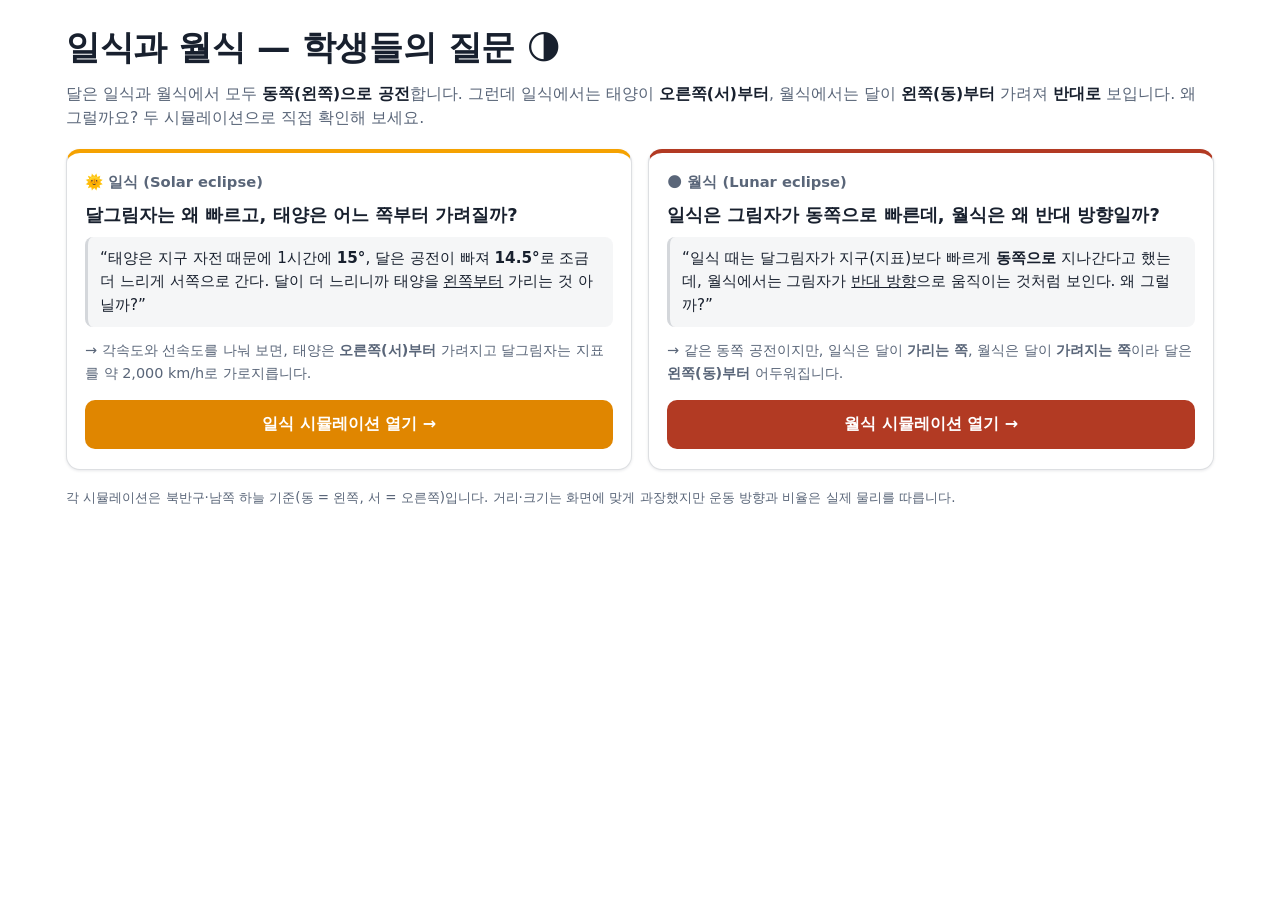
<file: index.html>
<!DOCTYPE html>
<html lang="ko">
<head>
  <meta charset="UTF-8" />
  <meta name="viewport" content="width=device-width, initial-scale=1.0" />
  <title>일식과 월식 — 학생들의 질문</title>
  <meta name="description" content="일식과 월식에서 달그림자/그림자가 움직이는 방향과 속도에 대한 학생들의 질문을 시뮬레이션으로 풀어봅니다." />
  <link rel="stylesheet" href="styles.css" />
</head>
<body>
  <header class="site-header home-header">
    <h1>일식과 월식 — 학생들의 질문 🌗</h1>
    <p class="tagline">
      달은 일식과 월식에서 모두 <strong>동쪽(왼쪽)으로 공전</strong>합니다.
      그런데 일식에서는 태양이 <strong>오른쪽(서)부터</strong>, 월식에서는 달이 <strong>왼쪽(동)부터</strong> 가려져
      <strong>반대로</strong> 보입니다. 왜 그럴까요? 두 시뮬레이션으로 직접 확인해 보세요.
    </p>
  </header>

  <main class="q-grid">
    <section class="q-card q-solar">
      <div class="q-tag">🌞 일식 (Solar eclipse)</div>
      <h2 class="q-title">달그림자는 왜 빠르고, 태양은 어느 쪽부터 가려질까?</h2>
      <p class="q-text">
        “태양은 지구 자전 때문에 1시간에 <strong>15°</strong>, 달은 공전이 빠져 <strong>14.5°</strong>로
        조금 더 느리게 서쪽으로 간다. 달이 더 느리니까 태양을 <u>왼쪽부터</u> 가리는 것 아닐까?”
      </p>
      <p class="q-note">→ 각속도와 선속도를 나눠 보면, 태양은 <strong>오른쪽(서)부터</strong> 가려지고
        달그림자는 지표를 약 2,000 km/h로 가로지릅니다.</p>
      <a class="cta cta-solar" href="solar.html">일식 시뮬레이션 열기 →</a>
    </section>

    <section class="q-card q-lunar">
      <div class="q-tag">🌑 월식 (Lunar eclipse)</div>
      <h2 class="q-title">일식은 그림자가 동쪽으로 빠른데, 월식은 왜 반대 방향일까?</h2>
      <p class="q-text">
        “일식 때는 달그림자가 지구(지표)보다 빠르게 <strong>동쪽으로</strong> 지나간다고 했는데,
        월식에서는 그림자가 <u>반대 방향</u>으로 움직이는 것처럼 보인다. 왜 그럴까?”
      </p>
      <p class="q-note">→ 같은 동쪽 공전이지만, 일식은 달이 <strong>가리는 쪽</strong>,
        월식은 달이 <strong>가려지는 쪽</strong>이라 달은 <strong>왼쪽(동)부터</strong> 어두워집니다.</p>
      <a class="cta cta-lunar" href="lunar.html">월식 시뮬레이션 열기 →</a>
    </section>
  </main>

  <footer class="site-footer">
    <p>
      각 시뮬레이션은 북반구·남쪽 하늘 기준(동 = 왼쪽, 서 = 오른쪽)입니다.
      거리·크기는 화면에 맞게 과장했지만 운동 방향과 비율은 실제 물리를 따릅니다.
    </p>
  </footer>
</body>
</html>
</file>
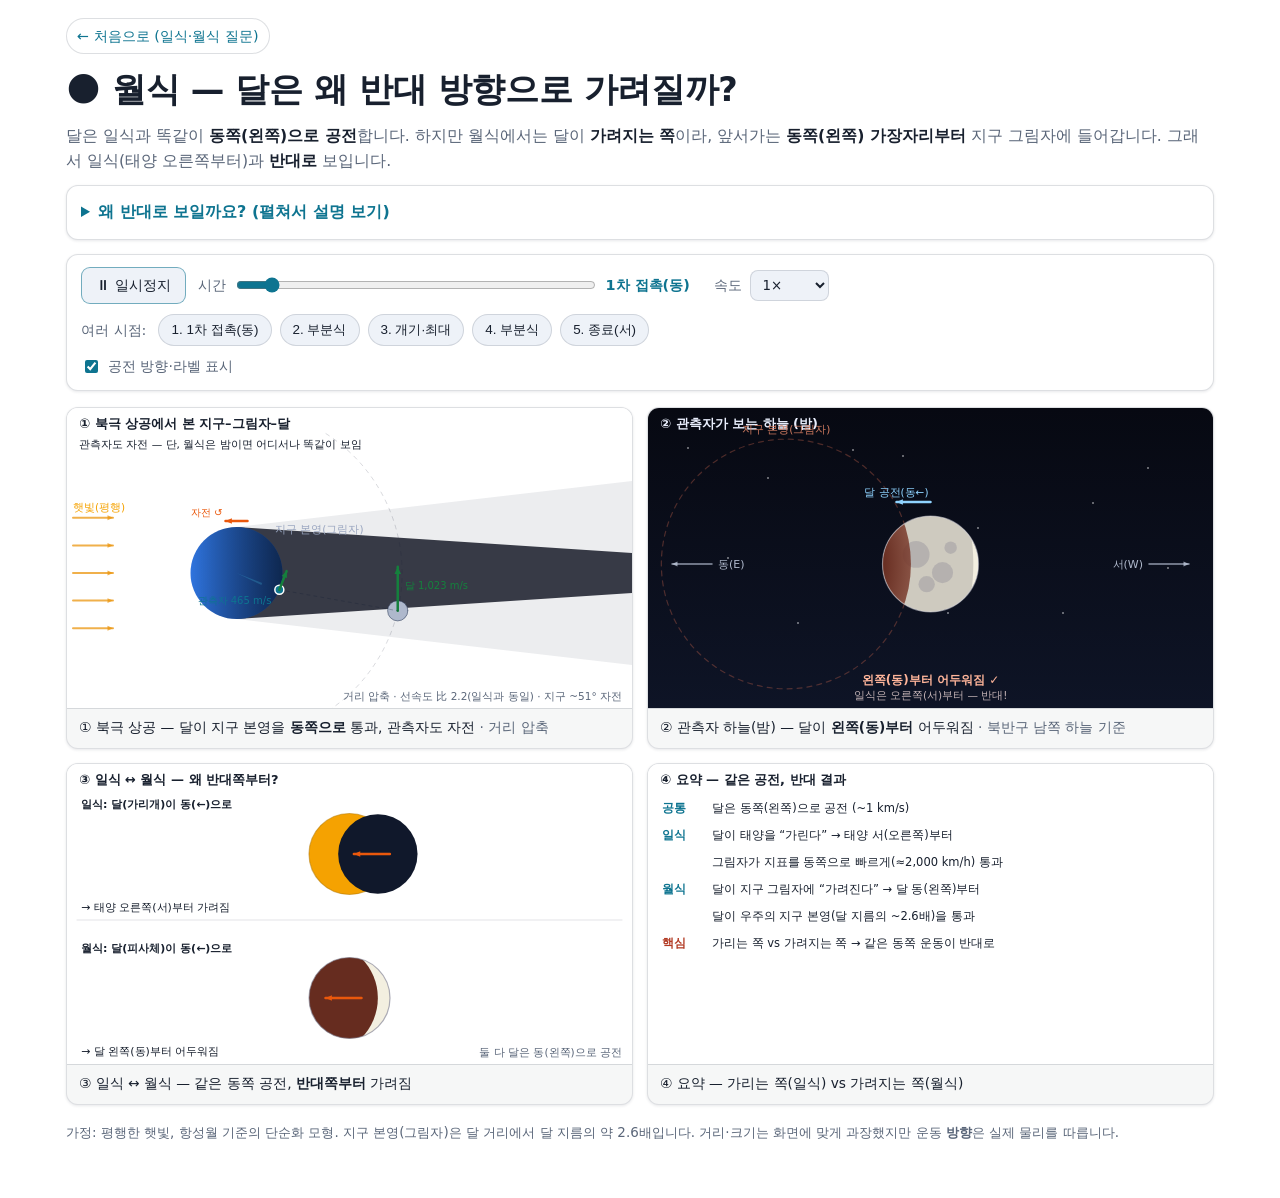
<file: lunar.html>
<!DOCTYPE html>
<html lang="ko">
<head>
  <meta charset="UTF-8" />
  <meta name="viewport" content="width=device-width, initial-scale=1.0" />
  <title>월식 — 달은 왜 반대 방향으로 가려질까?</title>
  <meta name="description" content="일식에서는 달그림자가 동쪽으로 빠른데 월식은 왜 반대 방향으로 보이는지, 달이 지구 그림자를 통과하는 모습을 시뮬레이션으로 보여줍니다." />
  <link rel="stylesheet" href="styles.css" />
</head>
<body>
  <nav class="topnav"><a class="backlink" href="index.html">← 처음으로 (일식·월식 질문)</a></nav>

  <header class="site-header">
    <h1>🌑 월식 — 달은 왜 반대 방향으로 가려질까?</h1>
    <p class="tagline">
      달은 일식과 똑같이 <strong>동쪽(왼쪽)으로 공전</strong>합니다. 하지만 월식에서는 달이 <strong>가려지는 쪽</strong>이라,
      앞서가는 <strong>동쪽(왼쪽) 가장자리부터</strong> 지구 그림자에 들어갑니다. 그래서 일식(태양 오른쪽부터)과 <strong>반대로</strong> 보입니다.
    </p>

    <details class="explainer">
      <summary>왜 반대로 보일까요? (펼쳐서 설명 보기)</summary>
      <div class="explainer-body">
        <p>
          <strong>학생들의 질문:</strong> 일식에서는 달그림자가 지표(지구)보다 빠르게 <strong>동쪽으로</strong> 지나간다고 배웠습니다.
          그런데 월식에서는 그림자가 <em>“반대 방향으로 움직이는 것 같다”</em>는데, 왜 그럴까요?
        </p>
        <p>
          핵심은 <strong>달이 어느 쪽 역할인가</strong>입니다. 두 경우 모두 달은 <strong>동쪽(왼쪽)으로 0.5°/h</strong> 공전합니다.
        </p>
        <table class="phys-table">
          <thead>
            <tr><th></th><th>달의 역할</th><th>가려지기 시작하는 쪽</th></tr>
          </thead>
          <tbody>
            <tr><th>일식</th><td>달이 <strong>가린다</strong> (태양 앞을 지남)</td><td>태양의 <strong>오른쪽(서)</strong></td></tr>
            <tr><th>월식</th><td>달이 <strong>가려진다</strong> (지구 그림자로 들어감)</td><td>달의 <strong>왼쪽(동)</strong></td></tr>
          </tbody>
        </table>
        <p>
          일식에서는 달(가리개)이 동쪽으로 가며 태양의 <strong>서쪽 가장자리</strong>에 먼저 닿습니다.
          월식에서는 달 자신이 동쪽으로 가며, 그 <strong>앞서가는 동쪽(왼쪽) 가장자리</strong>가 지구 그림자에 먼저 들어갑니다.
          그래서 <strong>가려지는 쪽이 서로 반대(오른쪽 ↔ 왼쪽)</strong>로 보입니다.
        </p>
        <p>
          한편 일식의 “그림자가 지표보다 빠르다”는 것은 <strong>지구 표면 위에서의 그림자 속도</strong> 이야기이고,
          월식은 <strong>달이 우주 공간의 지구 그림자를 통과</strong>하는 것이라 무대가 다릅니다.
          공통점은 둘 다 <strong>달의 동쪽 공전</strong>이 원인이라는 점입니다.
        </p>
        <p>
          ① 시점에는 <strong>지구 관측자</strong>도 자전으로 움직입니다(밤 쪽 반구에서, 본영 통과 약 3.4시간에 ~51°).
          하지만 일식과 달리 월식은 <strong>밤이면 지구 어디서나 똑같이</strong> — 달의 왼쪽(동)부터 — 보입니다.
          일식은 그림자가 지표 위를 지나가야 해서 관측 위치·속도가 중요하지만, 월식은 <strong>달 자체가 그림자에 들어가기</strong> 때문입니다.
        </p>
      </div>
    </details>
  </header>

  <section class="controls" aria-label="시뮬레이션 컨트롤">
    <div class="ctrl-row">
      <button id="playBtn" class="btn btn-primary" aria-label="재생/일시정지">⏸ 일시정지</button>

      <label class="ctrl-inline">
        시간
        <input id="timeSlider" type="range" min="0" max="1000" value="0" step="1" />
        <span id="phaseLabel" class="phase-label">1차 접촉</span>
      </label>

      <label class="ctrl-inline">
        속도
        <select id="speedSel">
          <option value="0.25">0.25×</option>
          <option value="0.5">0.5×</option>
          <option value="1" selected>1×</option>
          <option value="2">2×</option>
          <option value="4">4×</option>
        </select>
      </label>
    </div>

    <div class="ctrl-row">
      <span class="ctrl-group-label">여러 시점:</span>
      <div id="snapshots" class="snapshots"></div>
    </div>

    <div class="ctrl-row">
      <label class="toggle"><input id="toggleVectors" type="checkbox" checked /> 공전 방향·라벨 표시</label>
    </div>
  </section>

  <main class="grid">
    <figure class="panel">
      <canvas id="space" class="view"></canvas>
      <figcaption>① 북극 상공 — 달이 지구 본영을 <strong>동쪽으로</strong> 통과, 관측자도 자전 <span class="muted">· 거리 압축</span></figcaption>
    </figure>

    <figure class="panel">
      <canvas id="sky" class="view"></canvas>
      <figcaption>② 관측자 하늘(밤) — 달이 <strong>왼쪽(동)부터</strong> 어두워짐 <span class="muted">· 북반구 남쪽 하늘 기준</span></figcaption>
    </figure>

    <figure class="panel">
      <canvas id="why" class="view"></canvas>
      <figcaption>③ 일식 ↔ 월식 — 같은 동쪽 공전, <strong>반대쪽부터</strong> 가려짐</figcaption>
    </figure>

    <figure class="panel">
      <canvas id="summary" class="view"></canvas>
      <figcaption>④ 요약 — 가리는 쪽(일식) vs 가려지는 쪽(월식)</figcaption>
    </figure>
  </main>

  <footer class="site-footer">
    <p>
      가정: 평행한 햇빛, 항성월 기준의 단순화 모형. 지구 본영(그림자)은 달 거리에서 달 지름의 약 2.6배입니다.
      거리·크기는 화면에 맞게 과장했지만 운동 <strong>방향</strong>은 실제 물리를 따릅니다.
    </p>
  </footer>

  <script src="lunar.js"></script>
</body>
</html>
</file>
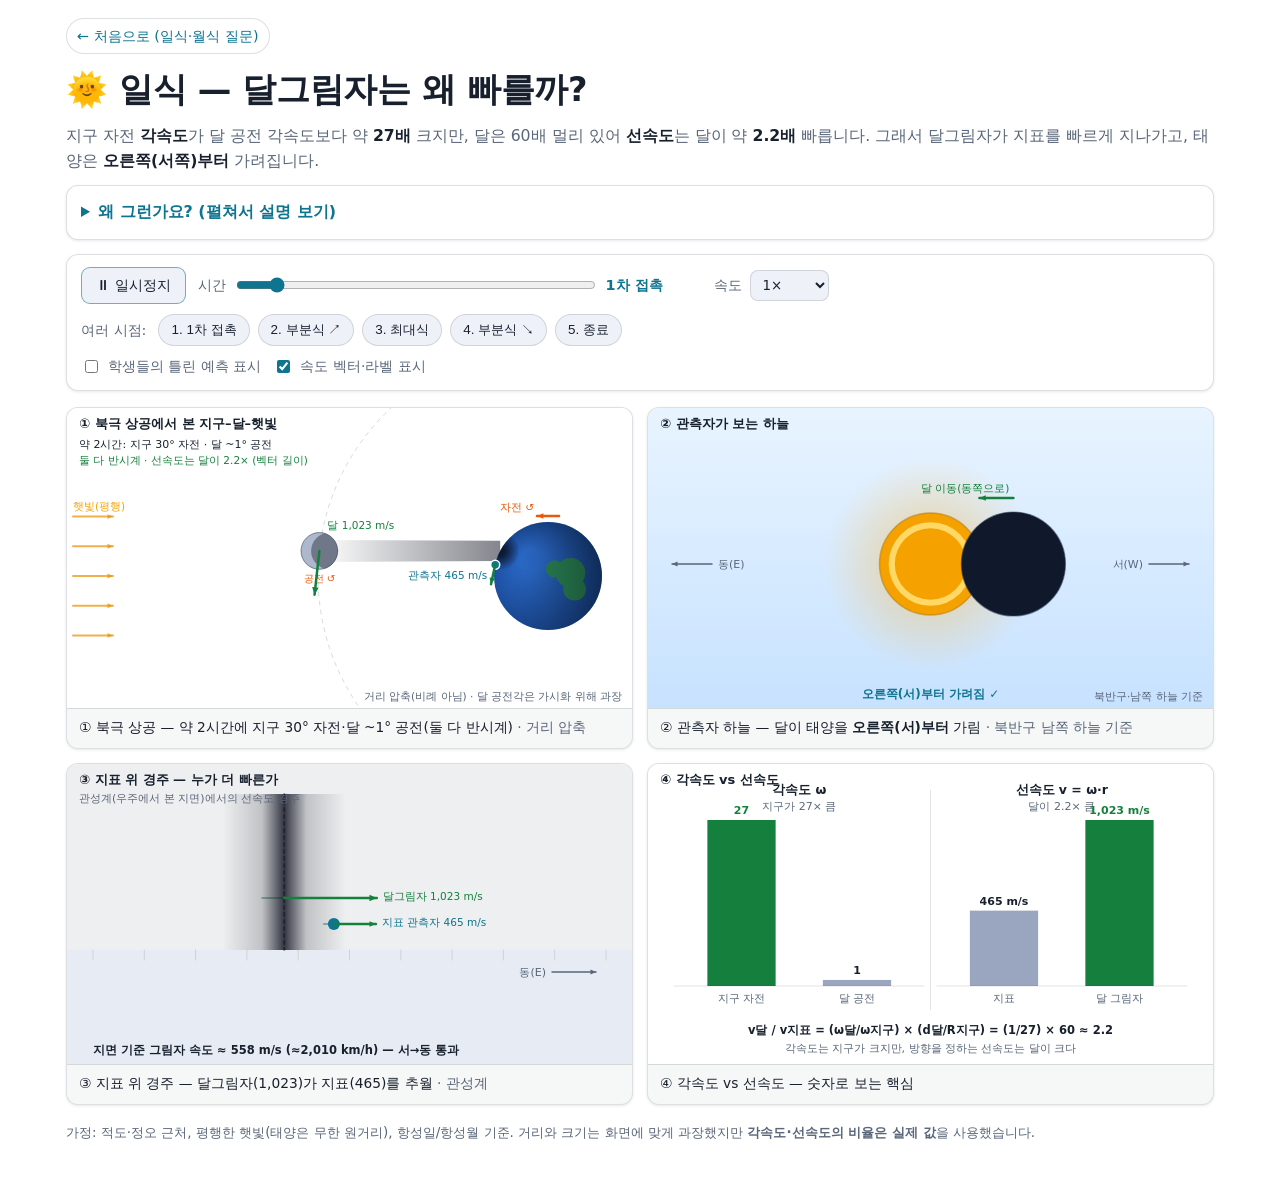
<file: solar.html>
<!DOCTYPE html>
<html lang="ko">
<head>
  <meta charset="UTF-8" />
  <meta name="viewport" content="width=device-width, initial-scale=1.0" />
  <title>일식 — 달그림자 속도 (각속도 vs 선속도)</title>
  <meta name="description" content="지구 자전 각속도가 달 공전 각속도보다 커도, 달의 선속도가 더 커서 달 그림자가 지표를 빠르게 지나가는 이유를 여러 시점에서 보여주는 시뮬레이션." />
  <link rel="stylesheet" href="styles.css" />
</head>
<body>
  <nav class="topnav"><a class="backlink" href="index.html">← 처음으로 (일식·월식 질문)</a></nav>

  <header class="site-header">
    <h1>🌞 일식 — 달그림자는 왜 빠를까?</h1>
    <p class="tagline">
      지구 자전 <strong>각속도</strong>가 달 공전 각속도보다 약 <strong>27배</strong> 크지만,
      달은 60배 멀리 있어 <strong>선속도</strong>는 달이 약 <strong>2.2배</strong> 빠릅니다.
      그래서 달그림자가 지표를 빠르게 지나가고, 태양은 <strong>오른쪽(서쪽)부터</strong> 가려집니다.
    </p>

    <details class="explainer">
      <summary>왜 그런가요? (펼쳐서 설명 보기)</summary>
      <div class="explainer-body">
        <p>
          <strong>학생들의 질문:</strong> 태양은 지구 자전 때문에 하늘을 1시간에 <strong>15°</strong>씩 동 → 서로 가로지릅니다.
          달도 같은 자전으로 서쪽으로 가지만, 달 자신의 <strong>공전(동쪽으로 0.5°/h)</strong>이 빠지므로
          겉보기로는 <strong>15 − 0.5 = 14.5°/h</strong>로 조금 더 느리게 서쪽으로 갑니다. 그래서 학생들은
          <em>“달이 태양보다 느리게 가니까, 일식 때 달이 태양을 <u>왼쪽부터</u> 가리는 것 아닐까?”</em> 하고 물었습니다.
        </p>
        <table class="phys-table">
          <thead>
            <tr><th>하늘에서의 겉보기 이동 (동 → 서)</th><th>각속도</th></tr>
          </thead>
          <tbody>
            <tr><th>태양</th><td><strong>15°/h</strong></td></tr>
            <tr><th>달</th><td><strong>14.5°/h</strong> &nbsp;(= 15 − 0.5)</td></tr>
            <tr class="ratio-row"><th>차이</th><td>달이 <strong>0.5°/h</strong> 더 느림</td></tr>
          </tbody>
        </table>
        <p>
          <strong>하지만 방향은 그 반대입니다.</strong> 달이 태양보다 서쪽으로 0.5°/h 느리다는 것은,
          서쪽으로 앞서가는 태양에 뒤처져 <strong>태양 원반을 기준으로 달이 동쪽으로 0.5°/h 움직인다</strong>는 뜻입니다.
          남쪽 하늘(동 = 왼쪽)에서 달은 태양의 <strong>오른쪽(서)에서 들어와 왼쪽(동)으로</strong> 빠져나가므로,
          태양은 <strong>왼쪽이 아니라 오른쪽(서)부터</strong> 가려집니다. (시뮬레이션 ②에서 확인)
        </p>

        <h3 class="exp-h">그럼 달그림자는 얼마나 빠를까?</h3>
        <p>
          가려지는 <strong>방향</strong>은 위처럼 겉보기 상대운동이 정하고, 달그림자가 <strong>지표를 지나가는 속도</strong>는
          <strong>선속도</strong>(v = ω·r)가 정합니다. 달의 공전 각속도(0.5°/h)는 느리지만 지구 중심에서 약 60배 멀어 선속도가 큽니다.
        </p>
        <h3 class="exp-h">입력값 (실제 측정값)</h3>
        <table class="phys-table">
          <thead>
            <tr><th>양</th><th>기호</th><th>실제 값</th></tr>
          </thead>
          <tbody>
            <tr>
              <th>지구 자전 각속도</th>
              <td>ω<sub>지구</sub></td>
              <td>2π / 23.934 h = <strong>7.29×10<sup>−5</sup> rad/s</strong> (≈ 15.0°/h)</td>
            </tr>
            <tr>
              <th>지표까지 거리 (지구 반지름)</th>
              <td>R<sub>지구</sub></td>
              <td><strong>6,371 km</strong> = 6.371×10<sup>6</sup> m</td>
            </tr>
            <tr>
              <th>달 공전 각속도</th>
              <td>ω<sub>달</sub></td>
              <td>2π / 27.32일 = <strong>2.66×10<sup>−6</sup> rad/s</strong> (≈ 0.55°/h)</td>
            </tr>
            <tr>
              <th>달까지 거리 (공전 반지름)</th>
              <td>d<sub>달</sub></td>
              <td><strong>384,400 km</strong> = 3.844×10<sup>8</sup> m</td>
            </tr>
          </tbody>
        </table>

        <h3 class="exp-h">선속도 계산 (v = ω·r)</h3>
        <ul class="calc-list">
          <li>v<sub>지표</sub> = ω<sub>지구</sub> × R<sub>지구</sub> = 7.29×10<sup>−5</sup> × 6.371×10<sup>6</sup> ≈ <strong>465 m/s</strong> (≈1,673 km/h)</li>
          <li>v<sub>달</sub> = ω<sub>달</sub> × d<sub>달</sub> = 2.66×10<sup>−6</sup> × 3.844×10<sup>8</sup> ≈ <strong>1,023 m/s</strong> (≈3,684 km/h)</li>
          <li>각속도 비 ω<sub>지구</sub> / ω<sub>달</sub> ≈ <strong>27.4</strong> (지구 자전이 빠름)</li>
          <li>거리 비 d<sub>달</sub> / R<sub>지구</sub> ≈ <strong>60.3</strong></li>
          <li>선속도 비 v<sub>달</sub> / v<sub>지표</sub> = (1/27.4) × 60.3 ≈ <strong>2.20</strong> (달이 빠름)</li>
          <li>지면 대비 그림자 속도 = 1,023 − 465 ≈ <strong>558 m/s</strong> (≈2,011 km/h)</li>
        </ul>
        <p>
          결론: 달그림자가 지면(465 m/s)보다 동쪽으로 더 빨리(1,023 m/s) 달려,
          지면 기준 <strong>약 558 m/s(≈2,010 km/h)</strong>로 서→동으로 지나갑니다.
          따라서 관측자에겐 달이 동쪽(왼쪽)으로 이동하고, 태양은 <strong>오른쪽부터</strong> 가려집니다.
          <code>v<sub>달</sub> / v<sub>지표</sub> = (ω<sub>달</sub>/ω<sub>지구</sub>) × (d<sub>달</sub>/R<sub>지구</sub>) = (1/27) × 60 ≈ 2.2</code>
        </p>
      </div>
    </details>
  </header>

  <section class="controls" aria-label="시뮬레이션 컨트롤">
    <div class="ctrl-row">
      <button id="playBtn" class="btn btn-primary" aria-label="재생/일시정지">⏸ 일시정지</button>

      <label class="ctrl-inline">
        시간
        <input id="timeSlider" type="range" min="0" max="1000" value="0" step="1" />
        <span id="phaseLabel" class="phase-label">1차 접촉</span>
      </label>

      <label class="ctrl-inline">
        속도
        <select id="speedSel">
          <option value="0.25">0.25×</option>
          <option value="0.5">0.5×</option>
          <option value="1" selected>1×</option>
          <option value="2">2×</option>
          <option value="4">4×</option>
        </select>
      </label>
    </div>

    <div class="ctrl-row">
      <span class="ctrl-group-label">여러 시점:</span>
      <div id="snapshots" class="snapshots"></div>
    </div>

    <div class="ctrl-row">
      <label class="toggle"><input id="toggleWrong" type="checkbox" /> 학생들의 틀린 예측 표시</label>
      <label class="toggle"><input id="toggleVectors" type="checkbox" checked /> 속도 벡터·라벨 표시</label>
    </div>
  </section>

  <main class="grid">
    <figure class="panel">
      <canvas id="space" class="view"></canvas>
      <figcaption>① 북극 상공 — 약 2시간에 지구 30° 자전·달 ~1° 공전(둘 다 반시계) <span class="muted">· 거리 압축</span></figcaption>
    </figure>

    <figure class="panel">
      <canvas id="sky" class="view"></canvas>
      <figcaption>② 관측자 하늘 — 달이 태양을 <strong>오른쪽(서)부터</strong> 가림 <span class="muted">· 북반구 남쪽 하늘 기준</span></figcaption>
    </figure>

    <figure class="panel">
      <canvas id="ground" class="view"></canvas>
      <figcaption>③ 지표 위 경주 — 달그림자(1,023)가 지표(465)를 추월 <span class="muted">· 관성계</span></figcaption>
    </figure>

    <figure class="panel">
      <canvas id="bars" class="view"></canvas>
      <figcaption>④ 각속도 vs 선속도 — 숫자로 보는 핵심</figcaption>
    </figure>
  </main>

  <footer class="site-footer">
    <p>
      가정: 적도·정오 근처, 평행한 햇빛(태양은 무한 원거리), 항성일/항성월 기준.
      거리와 크기는 화면에 맞게 과장했지만 <strong>각속도·선속도의 비율은 실제 값</strong>을 사용했습니다.
    </p>
  </footer>

  <script src="solar.js"></script>
</body>
</html>
</file>
<file: styles.css>
:root {
  --bg: #ffffff;
  --panel: #ffffff;
  --panel-2: #eef2f8;
  --text: #18202e;
  --dim: #5a6679;
  --accent: #0e7490;
  --accent-2: #15803d;
  --warn: #c2410c;
  --border: rgba(20, 30, 50, 0.14);
  --shadow: 0 1px 3px rgba(20, 30, 50, 0.10);
}

* { box-sizing: border-box; }

html, body {
  margin: 0;
  padding: 0;
  background: var(--bg);
  color: var(--text);
  font-family: ui-sans-serif, system-ui, -apple-system, "Apple SD Gothic Neo",
    "Noto Sans KR", "Malgun Gothic", sans-serif;
  line-height: 1.55;
}

body {
  max-width: 1180px;
  margin: 0 auto;
  padding: 18px 16px 40px;
}

/* ---------- Header ---------- */
.site-header h1 {
  font-size: clamp(1.4rem, 3.2vw, 2.1rem);
  margin: 4px 0 8px;
  letter-spacing: -0.01em;
}

.tagline {
  margin: 0 0 12px;
  color: var(--dim);
  font-size: 0.98rem;
}
.tagline strong { color: var(--text); }

.explainer {
  background: var(--panel);
  border: 1px solid var(--border);
  border-radius: 12px;
  padding: 6px 14px;
  margin-bottom: 14px;
  box-shadow: var(--shadow);
}
.explainer summary {
  cursor: pointer;
  font-weight: 600;
  padding: 8px 0;
  color: var(--accent);
}
.explainer-body { padding: 4px 0 12px; font-size: 0.95rem; }
.explainer-body code {
  background: rgba(20, 30, 50, 0.06);
  padding: 1px 6px;
  border-radius: 6px;
  font-size: 0.9em;
}
.explainer-body em { color: var(--warn); font-style: italic; }

.phys-table {
  width: 100%;
  border-collapse: collapse;
  margin: 12px 0;
  font-size: 0.92rem;
}
.phys-table th, .phys-table td {
  border: 1px solid var(--border);
  padding: 7px 10px;
  text-align: left;
}
.phys-table thead th { background: var(--panel-2); color: var(--dim); }
.phys-table tbody th { background: rgba(20, 30, 50, 0.03); white-space: nowrap; }
.ratio-row td, .ratio-row th { background: rgba(14, 116, 144, 0.10); }

.explainer-body .exp-h {
  font-size: 0.95rem;
  margin: 16px 0 6px;
  color: var(--accent);
}
.calc-list {
  margin: 6px 0 10px;
  padding-left: 20px;
  font-size: 0.92rem;
}
.calc-list li { margin: 3px 0; }
.calc-list sup { font-size: 0.78em; }

/* ---------- Controls ---------- */
.controls {
  background: var(--panel);
  border: 1px solid var(--border);
  border-radius: 12px;
  padding: 12px 14px;
  margin-bottom: 16px;
  display: flex;
  flex-direction: column;
  gap: 10px;
  box-shadow: var(--shadow);
}
.ctrl-row {
  display: flex;
  flex-wrap: wrap;
  align-items: center;
  gap: 12px;
}
.ctrl-inline {
  display: flex;
  align-items: center;
  gap: 8px;
  font-size: 0.9rem;
  color: var(--dim);
}
.ctrl-group-label { font-size: 0.9rem; color: var(--dim); }

#timeSlider { width: min(360px, 46vw); accent-color: var(--accent); }
.phase-label {
  min-width: 96px;
  font-weight: 600;
  color: var(--accent);
  font-size: 0.9rem;
}

.btn {
  background: var(--panel-2);
  color: var(--text);
  border: 1px solid var(--border);
  border-radius: 9px;
  padding: 8px 14px;
  font-size: 0.9rem;
  cursor: pointer;
  transition: background 0.15s, border-color 0.15s;
}
.btn:hover { background: #e3e9f2; }
.btn-primary { border-color: rgba(14, 116, 144, 0.55); }

select, .btn { font-family: inherit; }
select {
  background: var(--panel-2);
  color: var(--text);
  border: 1px solid var(--border);
  border-radius: 8px;
  padding: 6px 8px;
}

.snapshots { display: flex; flex-wrap: wrap; gap: 8px; }
.snap-btn {
  background: var(--panel-2);
  color: var(--text);
  border: 1px solid var(--border);
  border-radius: 999px;
  padding: 6px 12px;
  font-size: 0.84rem;
  cursor: pointer;
}
.snap-btn:hover { background: #e3e9f2; }
.snap-btn.active {
  border-color: var(--accent);
  background: rgba(14, 116, 144, 0.14);
  color: var(--accent);
  font-weight: 600;
}

.toggle {
  display: inline-flex;
  align-items: center;
  gap: 7px;
  font-size: 0.88rem;
  color: var(--dim);
  cursor: pointer;
}
.toggle input { accent-color: var(--accent); }

/* ---------- Grid of views ---------- */
.grid {
  display: grid;
  grid-template-columns: 1fr 1fr;
  gap: 14px;
}
.panel {
  margin: 0;
  background: var(--panel);
  border: 1px solid var(--border);
  border-radius: 12px;
  overflow: hidden;
  box-shadow: var(--shadow);
}
.view {
  display: block;
  width: 100%;
  height: 300px;
}
figcaption {
  padding: 8px 12px 10px;
  font-size: 0.86rem;
  color: var(--text);
  border-top: 1px solid var(--border);
  background: rgba(20, 30, 50, 0.035);
}
figcaption .muted { color: var(--dim); font-weight: 400; }

/* ---------- Footer ---------- */
.site-footer {
  margin-top: 18px;
  color: var(--dim);
  font-size: 0.84rem;
}

/* ---------- Top nav (back link) ---------- */
.topnav { margin-bottom: 10px; }
.backlink {
  display: inline-block;
  color: var(--accent);
  text-decoration: none;
  font-size: 0.9rem;
  padding: 6px 10px;
  border: 1px solid var(--border);
  border-radius: 999px;
  background: var(--panel);
}
.backlink:hover { background: var(--panel-2); }

/* ---------- Landing page ---------- */
.home-header { margin-bottom: 18px; }

.q-grid {
  display: grid;
  grid-template-columns: 1fr 1fr;
  gap: 16px;
}
.q-card {
  background: var(--panel);
  border: 1px solid var(--border);
  border-radius: 14px;
  padding: 18px 18px 20px;
  box-shadow: var(--shadow);
  display: flex;
  flex-direction: column;
}
.q-solar { border-top: 4px solid #f5a201; }
.q-lunar { border-top: 4px solid #b23a23; }
.q-tag {
  font-size: 0.92rem;
  font-weight: 700;
  color: var(--dim);
  margin-bottom: 6px;
}
.q-title {
  font-size: 1.12rem;
  margin: 2px 0 10px;
  line-height: 1.4;
}
.q-text {
  background: rgba(20, 30, 50, 0.04);
  border-left: 3px solid var(--border);
  padding: 10px 12px;
  border-radius: 8px;
  margin: 0 0 12px;
  font-size: 0.95rem;
  color: var(--text);
}
.q-note {
  font-size: 0.9rem;
  color: var(--dim);
  margin: 0 0 16px;
}
.cta {
  margin-top: auto;
  display: inline-block;
  text-align: center;
  text-decoration: none;
  font-weight: 700;
  font-size: 1rem;
  padding: 12px 16px;
  border-radius: 10px;
  color: #fff;
  transition: filter 0.15s;
}
.cta:hover { filter: brightness(1.07); }
.cta-solar { background: #e08600; }
.cta-lunar { background: #b23a23; }

@media (max-width: 760px) {
  .grid { grid-template-columns: 1fr; }
  .q-grid { grid-template-columns: 1fr; }
  .view { height: 260px; }
  #timeSlider { width: 60vw; }
}
</file>
